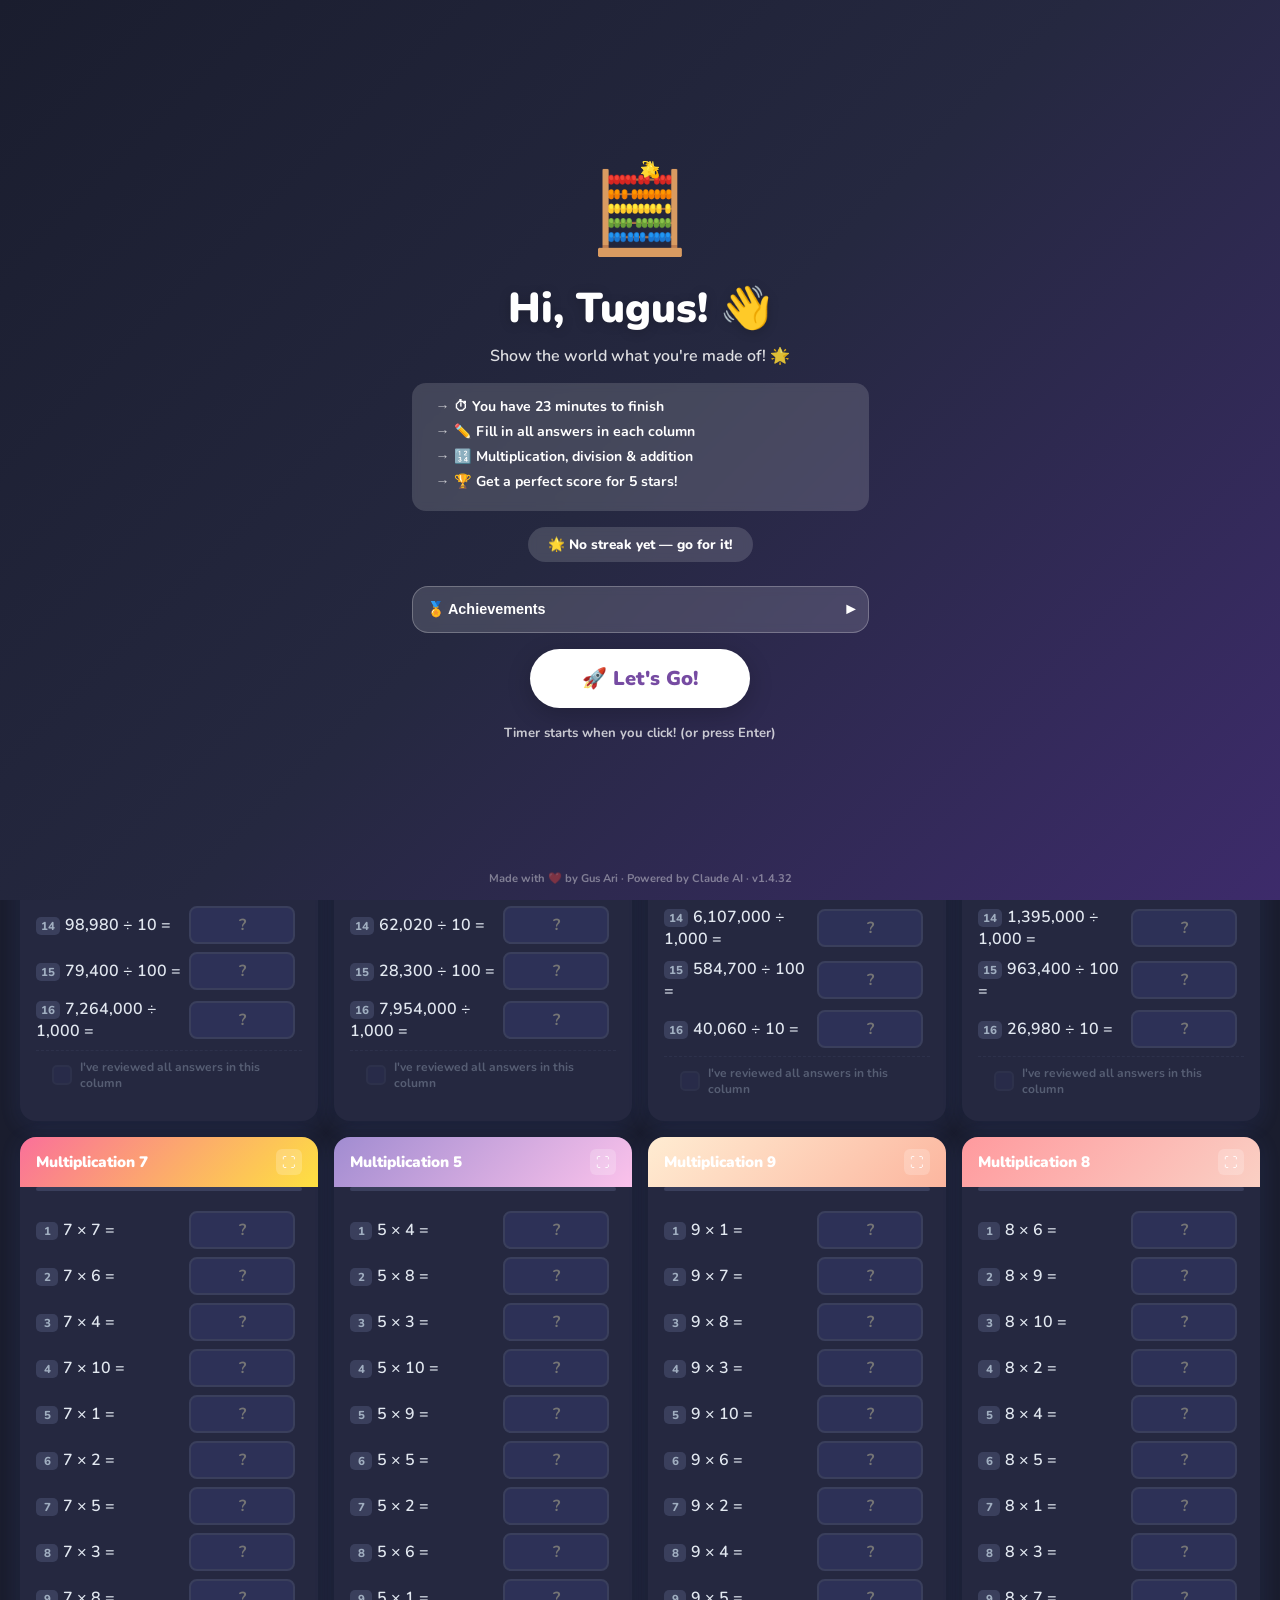
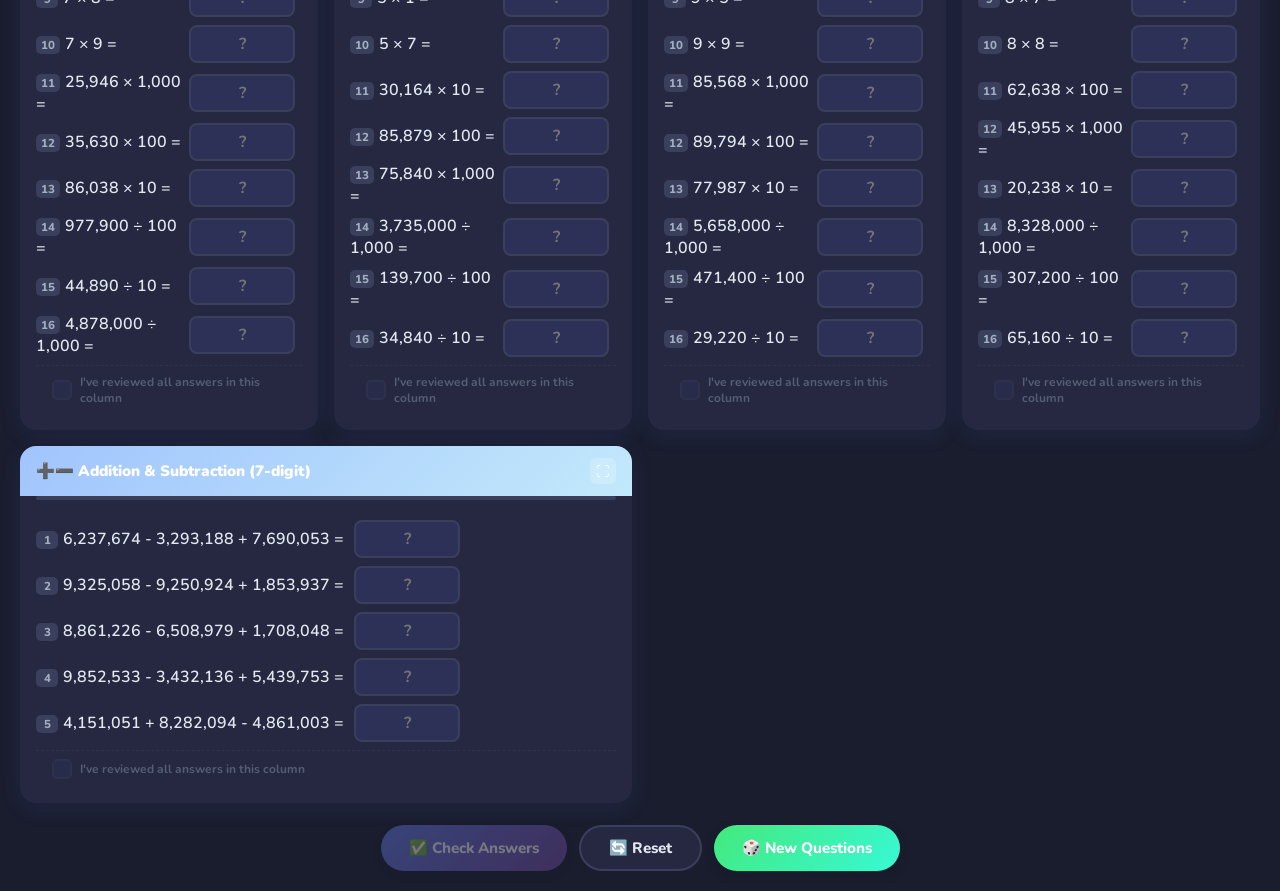
<file: index.html>
<!DOCTYPE html>
<html lang="en" data-theme="dark">
<head>
<meta charset="UTF-8">
<meta name="viewport" content="width=device-width, initial-scale=1.0, maximum-scale=1.0, user-scalable=no, viewport-fit=cover">
<title>Tugus's Math Practice</title>
<link rel="icon" href="data:image/svg+xml,<svg xmlns='http://www.w3.org/2000/svg' viewBox='0 0 100 100'><circle cx='50' cy='50' r='50' fill='%238b5cf6'/><text x='50' y='70' text-anchor='middle' font-size='65' font-family='sans-serif' fill='white'>&#xD7;</text></svg>">
<link rel="manifest" href="manifest.json">
<meta name="theme-color" content="#8b5cf6">
<link rel="apple-touch-icon" href="icons/apple-touch-icon.png">
<meta name="apple-mobile-web-app-capable" content="yes">
<meta name="apple-mobile-web-app-status-bar-style" content="black-translucent">
<meta name="apple-mobile-web-app-title" content="Math Practice">
<link href="https://fonts.googleapis.com/css2?family=Nunito:wght@400;600;700;800;900&display=swap" rel="stylesheet">
<link rel="stylesheet" href="style.css">
</head>
<body class="splash-active">

<canvas id="confetti"></canvas>
<div class="fpill" id="fpill"><span>⏱</span><div class="fpill-right"><span id="fpillTxt">23:00</span><div class="fpill-tp"><div class="fpill-tf" id="fpillTf" style="width:100%"></div></div></div></div>

<!-- ── Overlays ── -->
<div class="ov" id="tuOv">
  <div class="tu-box">
    <div style="font-size:3.5rem;margin-bottom:10px">⏰</div>
    <div class="tu-title">Time's Up!</div>
    <div class="tu-sub">Answers locked. Admin can still check via PIN.</div>
    <button class="tu-close" onclick="g('tuOv').classList.remove('on')">Got it!</button>
  </div>
</div>

<div class="ov" id="pinOv">
  <div class="pin-box">
    <div class="pin-title">🔒 Enter PIN</div>
    <div class="pin-sub">Enter your 4-digit PIN to continue</div>
    <input class="pin-inp" id="pinInp" type="password" maxlength="4" inputmode="numeric" placeholder="••••" autocomplete="off"/>
    <div class="pin-err" id="pinErr"></div>
    <button class="pin-btn" onclick="submitPin()">Confirm</button>
    <div><span class="pin-lnk" onclick="closePin()">Cancel</span></div>
  </div>
</div>

<div class="ov" id="wrongOv">
  <div class="wm">
    <div class="ipin-ov" id="ipinOv">
      <div class="ipin-box">
        <div class="ipin-title">🔒 Enter PIN to reveal answers</div>
        <input class="ipin-inp" id="ipinInp" type="password" maxlength="4" inputmode="numeric" placeholder="••••" autocomplete="off"/>
        <div class="ipin-err" id="ipinErr"></div>
        <div class="ipin-btns">
          <button class="ipin-no" onclick="closeIpin()">Cancel</button>
          <button class="ipin-ok" onclick="submitIpin()">Confirm</button>
        </div>
      </div>
    </div>
    <div class="wm-title">❌ <span id="wmTitle"></span></div>
    <div id="wmFail"></div>
    <div class="wm-tog" onclick="togCorrect()"><div class="tsw" id="tsw"></div><span id="tswLbl">Show correct answers</span></div>
    <div id="wmList"></div>
    <button class="wm-close" onclick="closeWrong()">Close</button>
  </div>
</div>

<div class="ov" id="cgOv">
  <div class="cg-box">
    <div class="cg-emoji">🎉🏆🎉</div>
    <div class="cg-title" id="cgTitle"></div>
    <div class="cg-sub" id="cgSub"></div>
    <div class="cg-stars" id="cgStars"></div>
    <div class="cg-score" id="cgScore"></div>
    <div class="cg-achievement" id="cgAchievement"></div>
    <div class="cg-streak" id="cgStreak"></div>
    <button class="cg-close" onclick="g('cgOv').classList.remove('on')">Awesome! ✨</button>
  </div>
</div>

<div class="ov" id="cfmOv">
  <div class="cfm-box">
    <div class="cfm-title" id="cfmTitle"></div>
    <div class="cfm-msg" id="cfmMsg"></div>
    <div class="cfm-btns">
      <button class="cfm-no" onclick="closeCfm()">Cancel</button>
      <button class="cfm-ok" id="cfmOk">Yes</button>
    </div>
  </div>
</div>

<!-- ── Focus Mode ── -->
<div class="focus-backdrop" id="focusBackdrop">
  <div class="focus-wrap">
    <div class="focus-card" id="focusCard">
      <div class="focus-header" id="focusHeader">
        <span id="focusTitle"></span>
        <button class="focus-close-btn" onclick="restoreInputsToGrid(focusIdx);closeFocus()">✕ Exit Focus</button>
      </div>
      <div class="focus-cpw"><div class="focus-cpf" id="focusCpf"></div></div>
      <div class="focus-timer" id="focusTimer">
        <span>⏱</span>
        <div>
          <div id="focusTdisp">23:00</div>
          <div class="focus-tp"><div class="focus-tf" id="focusTf" style="width:100%"></div></div>
        </div>
      </div>
      <div class="focus-body" id="focusBody"></div>
      <div class="focus-review" id="focusReview" tabindex="0">
        <div class="col-rev-box" id="focusRevBox"></div>
        <span class="col-rev-lbl" id="focusRevLbl">I've reviewed all answers in this column</span>
      </div>
    </div>
    <div class="focus-controls">
      <button class="focus-nav-btn" id="focusPrev" onclick="focusNav(-1)">← Prev</button>
      <div style="flex:1;text-align:center">
        <div class="focus-counter" id="focusCounter"></div>
        <div class="focus-dot-row" id="focusDots"></div>
      </div>
      <button class="focus-nav-btn" id="focusNext" onclick="focusNav(1)">Next →</button>
    </div>
    <div style="display:flex;align-items:center;justify-content:center;gap:10px;padding:8px 0 0">
      <div class="focus-fs-controls">
        <button class="focus-fs-btn" onclick="adjFocusFs(-1)">−</button>
        <span class="focus-fs-lbl" id="focusFsLbl">1.25×</span>
        <button class="focus-fs-btn" onclick="adjFocusFs(1)">+</button>
      </div>
      <span style="font-size:.72rem;color:var(--sub);font-weight:700">font size</span>
    </div>
  </div>
</div>

<!-- ── Admin ── -->
<div class="ov" id="admOv">
  <div class="adm">
    <div class="adm-hdr">
      <div><h2>⚙️ Admin Settings</h2><small>Saved to localStorage</small></div>
      <button class="adm-x" onclick="closeAdm()">✕</button>
    </div>
    <div class="adm-body">
      <div class="adm-sec"><div class="adm-sec-ttl">👤 Student</div>
        <div class="adm-row"><label>Student name<span class="hint">Greeting & results</span></label><input class="adm-inp" id="as-name" type="text" maxlength="20"/></div>
        <label style="font-size:.85rem;font-weight:700;color:var(--text)">Welcome message<span class="hint" style="display:inline;margin-left:6px">Empty = random</span></label>
        <input class="adm-inp full" id="as-welcome" type="text" maxlength="60"/>
      </div>
      <div class="adm-sec"><div class="adm-sec-ttl">⏱ Timer</div>
        <div class="adm-row"><label>Duration (minutes)<span class="hint">1–60</span></label><input class="adm-inp" id="as-timer" type="number" min="1" max="60"/></div>
        <div class="adm-tog-row"><label>Floating timer<span class="hint" style="display:inline;margin-left:6px">Stays visible while scrolling</span></label><div class="asw" id="as-float" onclick="this.classList.toggle('on')"></div></div>
      </div>
      <div class="adm-sec"><div class="adm-sec-ttl">📝 Questions</div>
        <div class="adm-row"><label>Addition &amp; Subtraction<span class="hint">Per session (1–10)</span></label><input class="adm-inp" id="as-pm" type="number" min="1" max="10"/></div>
        <div class="adm-row"><label>Number of digits (±)<span class="hint">Digits per number in ± soal</span></label>
          <select class="adm-sel" id="as-digits">
            <option value="4">4 digits (e.g. 1,234)</option>
            <option value="5">5 digits (e.g. 12,345)</option>
            <option value="6">6 digits (e.g. 123,456)</option>
            <option value="7">7 digits (e.g. 1,234,567)</option>
            <option value="8">8 digits (e.g. 12,345,678)</option>
            <option value="9">9 digits (e.g. 123,456,789)</option>
          </select>
        </div>
        <div class="adm-row"><label>Large mult/col<span class="hint">×10/100/1000 (1–3)</span></label><input class="adm-inp" id="as-bm" type="number" min="1" max="3"/></div>
        <div class="adm-row"><label>Large div/col<span class="hint">÷10/100/1000 (1–3)</span></label><input class="adm-inp" id="as-bd" type="number" min="1" max="3"/></div>
      </div>
      <div class="adm-sec"><div class="adm-sec-ttl">🏆 Scoring</div>
        <div class="adm-row"><label>Max mistakes to pass<span class="hint">≤ this = congrats</span></label><input class="adm-inp" id="as-pass" type="number" min="0" max="20"/></div>
        <div class="adm-row"><label>Min mistakes for FAILED<span class="hint">≥ this = failed</span></label><input class="adm-inp" id="as-fail" type="number" min="1" max="30"/></div>
        <div class="adm-row"><label>Failed streak limit<span class="hint">Cooldown starts at this number</span></label><input class="adm-inp" id="as-failstreaklimit" type="number" min="1" max="20"/></div>
        <div class="adm-row"><label>Cooldown (days)<span class="hint">Real-time lock duration</span></label><input class="adm-inp" id="as-cooldowndays" type="number" min="1" max="30"/></div>
        <div id="admCooldownMeta" style="margin-top:10px;padding:10px 12px;border-radius:10px;background:var(--card2);font-size:.8rem;font-weight:700;color:var(--sub);line-height:1.5"></div>
        <button class="test-btn" id="admResetCd" onclick="resetCooldown()" style="margin-top:8px;background:linear-gradient(135deg,#f093fb,#f5576c);color:#fff;border:none;width:100%;display:none">🔄 Reset Cooldown</button>
        <label style="font-size:.85rem;font-weight:700;color:var(--text)">Custom pass message<span class="hint" style="display:inline;margin-left:6px">Added to pool of 10</span></label>
        <input class="adm-inp full" id="as-passmsg" type="text" maxlength="80" placeholder="Leave empty for default"/>
        <label style="font-size:.85rem;font-weight:700;color:var(--text);margin-top:10px;display:block">Custom fail message<span class="hint" style="display:inline;margin-left:6px">Added to pool of 10</span></label>
        <input class="adm-inp full" id="as-failmsg" type="text" maxlength="80" placeholder="Leave empty for default"/>
      </div>
      <div class="adm-sec"><div class="adm-sec-ttl">🔍 Focus Mode</div>
        <div class="adm-tog-row"><label>Countdown timer in focus mode<span class="hint" style="display:inline;margin-left:6px">Show or hide the timer while focusing</span></label><div class="asw" id="as-focustimer" onclick="this.classList.toggle('on')"></div></div>
        <div class="adm-tog-row"><label>Auto-skip reviewed cards<span class="hint" style="display:inline;margin-left:6px">→ jumps to next unreviewed</span></label><div class="asw" id="as-focusskip" onclick="this.classList.toggle('on')"></div></div>
        <div class="adm-tog-row"><label>Arrow key Next/Prev<span class="hint" style="display:inline;margin-left:6px">Use ← and → to navigate cards</span></label><div class="asw" id="as-focusarrows" onclick="this.classList.toggle('on')"></div></div>
      </div>
      <div class="adm-sec"><div class="adm-sec-ttl">🎨 Appearance</div>
        <div class="adm-row">
          <label>Theme<span class="hint">Color scheme for the app</span></label>
          <select class="adm-sel" id="as-theme">
            <option value="dark">🌙 Dark</option>
            <option value="dark-blue">🌊 Dark Blue</option>
            <option value="dark-green">🌿 Dark Green</option>
            <option value="dark-purple">🔮 Dark Purple</option>
            <option value="dark-red">🔴 Dark Red</option>
            <option value="dark-orange">🟠 Dark Orange</option>
            <option value="dark-yellow">🌕 Dark Yellow</option>
            <option value="dark-pink">🌸 Dark Pink</option>
            <option value="dark-cyan">🩵 Dark Cyan</option>
            <option value="light">☀️ Light</option>
          </select>
        </div>
        <div class="adm-row"><label>Splash animation<span class="hint">Random = new every reload</span></label>
          <select class="adm-sel" id="as-anim">
            <option value="-1">🎲 Random</option>
            <option value="0">🌟 Emoji Rain</option>
            <option value="1">🫧 Bubbles</option>
            <option value="2">💫 Star Burst</option>
            <option value="3">🐱 Animals</option>
            <option value="4">🎊 Confetti</option>
            <option value="5">🔢 Numbers</option>
            <option value="6">🍎 Fruits</option>
          </select>
        </div>
        <div class="adm-row"><label>PIN code<span class="hint">4 digits</span></label><input class="adm-inp" id="as-pin" type="password" maxlength="4" inputmode="numeric" placeholder="••••"/></div>
      </div>
      <div class="adm-sec"><div class="adm-sec-ttl">🔊 Sound &amp; Speech</div>
        <div class="adm-tog-row"><label>Sound effects<span class="hint" style="display:inline;margin-left:6px">Typing, correct, wrong…</span></label><div class="asw" id="as-sound" onclick="this.classList.toggle('on')"></div></div>
        <div class="adm-tog-row"><label>Text to Speech (TTS)<span class="hint" style="display:inline;margin-left:6px">Speak results when checked (Perfect, Pass, or Fail)</span></label><div class="asw" id="as-tts" onclick="this.classList.toggle('on')"></div></div>
      </div>
      <div class="adm-sec"><div class="adm-sec-ttl">🧪 Dev Tools</div>
        <div style="display:grid;grid-template-columns:1fr 1fr;gap:8px;margin-bottom:10px">
          <button class="test-btn" onclick="closeAdm();testFill('all-correct')">✅ Fill All Correct</button>
          <button class="test-btn" onclick="closeAdm();testFill('all-wrong')">❌ Fill All Wrong</button>
          <button class="test-btn" onclick="closeAdm();testFill('one-wrong')">1️⃣ One Wrong</button>
          <button class="test-btn" onclick="closeAdm();testFill('two-wrong')">2️⃣ Two Wrong</button>
          <button class="test-btn" onclick="closeAdm();testFill('half-wrong')">🔀 Half Wrong</button>
          <button class="test-btn" onclick="closeAdm();testFill('empty')">🗑️ Clear All</button>
        </div>
        <div style="font-size:.78rem;color:var(--sub);font-weight:600;background:var(--card2);border-radius:8px;padding:8px 12px">⚠️ Fill actions are logged in the cheat counter.</div>
      </div>
    </div>
    <div class="adm-foot" id="admFoot">
      <button class="adm-cancel" onclick="closeAdm()">Cancel</button>
      <button class="adm-save" onclick="saveAdm()">💾 Save Settings</button>
    </div>
    <div class="adm-toast" id="admToast"></div>
  </div>
</div>

<!-- ── Splash ── -->
<div class="ready-ov" id="readyOv">
  <div class="ready-box">
    <div class="ready-emoji-wrap">
      <span class="sparkle">✨</span><span class="sparkle">⭐</span><span class="sparkle">💫</span>
      <span style="font-size:5rem;animation:float 2.5s ease-in-out infinite;display:block">🧮</span>
    </div>
    <div class="ready-title" id="readyTitle">Hi, Tugus! 👋</div>
    <div class="ready-sub" id="readySub">Are you ready?</div>
    <ul class="ready-rules" id="readyRules">
      <li id="ruleTimer">⏱ You have <strong>23 minutes</strong> to finish</li>
      <li>✏️ Fill in all answers in each column</li>
      <li>🔢 Multiplication, division &amp; addition</li>
      <li>🏆 Get a perfect score for 5 stars!</li>
    </ul>
    <div class="ready-streak" id="readyStreak"></div>
    <div class="ready-ach-wrap collapsed" id="readyAchWrap">
      <button class="ready-ach-head" id="readyAchHead" onclick="toggleSplashAchievements()" aria-expanded="false">
        <span class="ready-ach-title">🏅 Achievements</span>
        <span class="ready-ach-chevron" id="readyAchChevron">▾</span>
      </button>
      <div class="ready-ach-body" id="readyAchBody">
        <div class="ready-ach-next" id="readyAchNext"></div>
        <div class="ready-ach-grid" id="readyAchGrid"></div>
        <div class="ready-ach-last" id="readyAchLast"></div>
      </div>
    </div>
    <div class="ready-streak" id="readyCooldown" style="display:none"></div>
    <div style="margin-top:4px">
      <button id="readyStartBtn" onclick="startTest()" style="background:#fff;color:#764ba2;border:none;border-radius:50px;padding:16px 52px;font-size:1.25rem;font-family:'Nunito',sans-serif;font-weight:900;cursor:pointer;box-shadow:0 6px 24px rgba(0,0,0,.2);animation:btnPulse 1.8s infinite">🚀 Let's Go!</button>
    </div>
    <div class="ready-timer-txt" id="readyTimerTxt">Timer starts when you click! (or press Enter)</div>
  </div>
  <div class="ready-version" id="readyVersion">Made with ❤️ by Gus Ari · Powered by Claude AI</div>
</div>

<!-- ── Main UI ── -->
<div class="hdr">
  <h1 id="mainTitle">📐 Tugus's Math Practice</h1>
  <p class="sub">Press <strong>Alt+Enter</strong> to check · <strong>Alt+F</strong> to focus first card</p>
  <div class="theme-wrap">
    <select class="theme-sel" id="themeDropdown" onchange="onThemeChange(this.value)">
      <option value="dark">🌙 Dark</option>
      <option value="dark-blue">🌊 Dark Blue</option>
      <option value="dark-green">🌿 Dark Green</option>
      <option value="dark-purple">🔮 Dark Purple</option>
      <option value="dark-red">🔴 Dark Red</option>
      <option value="dark-orange">🟠 Dark Orange</option>
      <option value="dark-yellow">🌕 Dark Yellow</option>
      <option value="dark-pink">🌸 Dark Pink</option>
      <option value="dark-cyan">🩵 Dark Cyan</option>
      <option value="light">☀️ Light</option>
    </select>
  </div>
</div>

</div>
<div class="stars-row">
  <span class="star" id="s1">⭐</span><span class="star" id="s2">⭐</span>
  <span class="star" id="s3">⭐</span><span class="star" id="s4">⭐</span><span class="star" id="s5">⭐</span>
</div>
<div id="headerStreak" class="ready-cd" style="display:none;margin:10px auto;max-width:600px;font-size:.85rem;padding:8px 16px;text-align:center"></div>
<div class="result-badge" id="resultBadge"><div class="result-badge-inner"><span class="rb-score" id="rbScore"></span></div></div>
<div class="result-badge" id="attemptBadge" style="display:none">
  <div class="result-badge-inner"><span class="rb-score" id="attemptTxt"></span></div>
</div>
<div class="streak-bar" id="streakBar"></div>
<div class="timer-bar">
  <div class="timer-box" id="tbox">
    <span>⏱</span>
    <div><div id="tdisp">23:00</div><div class="tp"><div class="tf" id="tf" style="width:100%"></div></div></div>
  </div>
</div>

<div class="grid" id="grid"></div>
<div class="btn-row">
  <button class="abtn bchk" id="btnCheck" disabled>✅ Check Answers</button>
  <button class="abtn brst" id="btnReset">🔄 Reset</button>
  <button class="abtn bnew" id="btnNew">🎲 New Questions</button>
</div>
<div class="chk-ctr" id="chkCtr"></div>
<div class="rev-prog" id="revProg"></div>
<div class="cheat-badge" id="cheatBadge"></div>
<button class="scroll-up" onclick="window.scrollTo({top:0,behavior:'smooth'});">↑</button>

<!-- ── Scripts (urutan penting!) ── -->
<script src="js/updates.js"></script>
<script src="js/config.js"></script>
<script src="js/sfx.js"></script>
<script src="js/quiz.js"></script>
<script src="js/focus.js"></script>
<script src="js/admin.js"></script>
<script src="js/main.js"></script>
<script>
if ('serviceWorker' in navigator) {
  window.addEventListener('load', function() {
    navigator.serviceWorker.register('./sw.js')
      .then(function(r) { console.log('[SW] scope:', r.scope); })
      .catch(function(e) { console.warn('[SW] failed:', e); });
  });
}
</script>

</body>
</html>
</file>
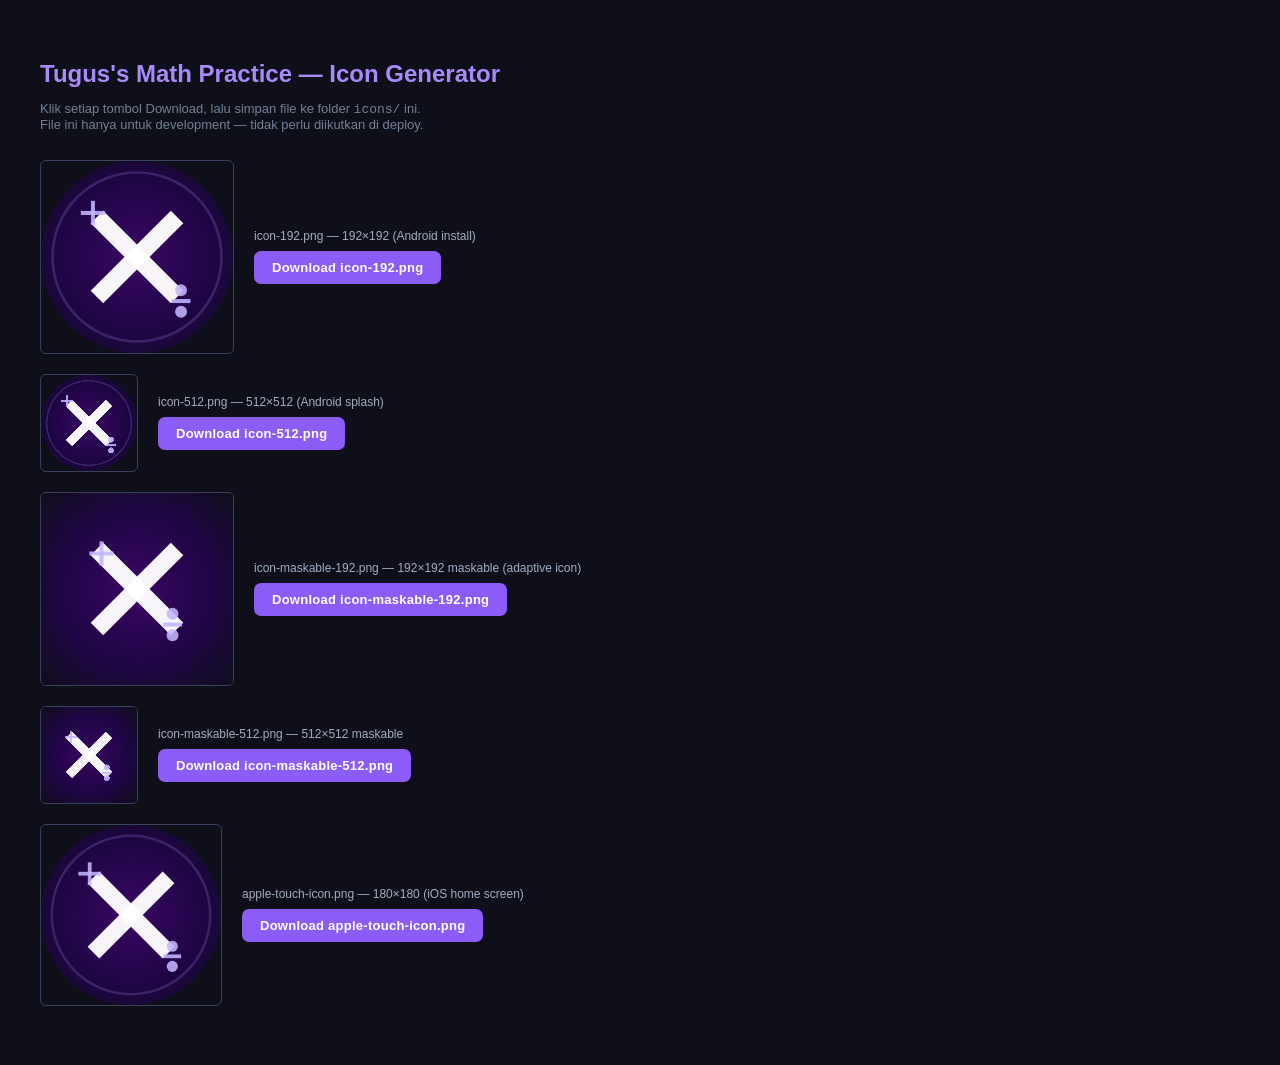
<file: icons/generate-icons.html>
<!DOCTYPE html>
<html>
<head>
<meta charset="UTF-8">
<title>Generate Math Practice Icons</title>
<style>
  body { font-family: sans-serif; background: #0f0f1a; color: #e2e8f0; padding: 32px; }
  h2 { color: #a78bfa; margin-bottom: 4px; }
  p { color: #718096; font-size: 13px; margin-bottom: 28px; }
  .row { display: flex; align-items: center; gap: 20px; margin-bottom: 20px; }
  canvas { border: 1px solid #3a3f5c; border-radius: 6px; flex-shrink: 0; }
  button {
    background: #8b5cf6; color: #fff; border: none;
    padding: 9px 18px; border-radius: 7px; cursor: pointer;
    font-size: 13px; font-weight: 700; letter-spacing: .02em;
  }
  button:hover { background: #7c3aed; }
  .label { font-size: 12px; color: #a0aec0; margin-bottom: 8px; }
  .done { color: #68d391; font-size: 12px; margin-left: 8px; display: none; }
</style>
</head>
<body>
<h2>Tugus's Math Practice — Icon Generator</h2>
<p>
  Klik setiap tombol Download, lalu simpan file ke folder <code>icons/</code> ini.<br>
  File ini hanya untuk development — tidak perlu diikutkan di deploy.
</p>

<div class="row">
  <canvas id="c192" width="192" height="192"></canvas>
  <div>
    <div class="label">icon-192.png &mdash; 192&times;192 (Android install)</div>
    <button onclick="dl('c192','icon-192.png',this)">Download icon-192.png</button>
    <span class="done">&#10003; Saved</span>
  </div>
</div>

<div class="row">
  <canvas id="c512" width="512" height="512" style="width:96px;height:96px"></canvas>
  <div>
    <div class="label">icon-512.png &mdash; 512&times;512 (Android splash)</div>
    <button onclick="dl('c512','icon-512.png',this)">Download icon-512.png</button>
    <span class="done">&#10003; Saved</span>
  </div>
</div>

<div class="row">
  <canvas id="cm192" width="192" height="192"></canvas>
  <div>
    <div class="label">icon-maskable-192.png &mdash; 192&times;192 maskable (adaptive icon)</div>
    <button onclick="dl('cm192','icon-maskable-192.png',this)">Download icon-maskable-192.png</button>
    <span class="done">&#10003; Saved</span>
  </div>
</div>

<div class="row">
  <canvas id="cm512" width="512" height="512" style="width:96px;height:96px"></canvas>
  <div>
    <div class="label">icon-maskable-512.png &mdash; 512&times;512 maskable</div>
    <button onclick="dl('cm512','icon-maskable-512.png',this)">Download icon-maskable-512.png</button>
    <span class="done">&#10003; Saved</span>
  </div>
</div>

<div class="row">
  <canvas id="capple" width="180" height="180"></canvas>
  <div>
    <div class="label">apple-touch-icon.png &mdash; 180&times;180 (iOS home screen)</div>
    <button onclick="dl('capple','apple-touch-icon.png',this)">Download apple-touch-icon.png</button>
    <span class="done">&#10003; Saved</span>
  </div>
</div>

<script>
function drawIcon(canvas, maskable) {
  var S = canvas.width;
  var ctx = canvas.getContext('2d');
  var cx = S / 2, cy = S / 2;

  // ── Background ──────────────────────────────────────────────
  var grad = ctx.createRadialGradient(cx, cy, 0, cx, cy, S * 0.72);
  grad.addColorStop(0, '#3b0764');
  grad.addColorStop(0.55, '#1e0545');
  grad.addColorStop(1, '#0f0f1a');

  if (maskable) {
    ctx.fillStyle = grad;
    ctx.fillRect(0, 0, S, S);
  } else {
    ctx.clearRect(0, 0, S, S);
    ctx.fillStyle = grad;
    ctx.beginPath();
    ctx.arc(cx, cy, S / 2, 0, Math.PI * 2);
    ctx.fill();
  }

  // ── Subtle ring (standard only) ──────────────────────────────
  if (!maskable) {
    ctx.strokeStyle = 'rgba(167,139,250,0.22)';
    ctx.lineWidth = S * 0.014;
    ctx.beginPath();
    ctx.arc(cx, cy, S * 0.44, 0, Math.PI * 2);
    ctx.stroke();
  }

  // ── Primary symbol: × (two crossed rectangles at 45°) ───────
  var armLen = S * 0.295;
  var armW   = S * 0.092;
  ctx.save();
  ctx.translate(cx, cy);
  ctx.rotate(Math.PI / 4);
  ctx.fillStyle = '#ffffff';
  ctx.globalAlpha = 0.96;
  ctx.beginPath(); ctx.rect(-armLen, -armW/2, armLen*2, armW); ctx.fill();
  ctx.beginPath(); ctx.rect(-armW/2, -armLen, armW, armLen*2); ctx.fill();
  ctx.restore();
  ctx.globalAlpha = 1;

  // ── Accent scale (constrained for maskable safe zone) ───────
  var asc = maskable ? 0.50 : 0.62;
  var off = S * asc * 0.37;

  // ÷  bottom-right
  ctx.save();
  ctx.translate(cx + off, cy + off);
  var dotR = S * 0.031, barW = S * 0.098, barH = S * 0.021, dg = S * 0.056;
  ctx.fillStyle = '#c4b5fd';
  ctx.globalAlpha = 0.88;
  ctx.beginPath(); ctx.arc(0, -dg, dotR, 0, Math.PI*2); ctx.fill();
  ctx.beginPath(); ctx.rect(-barW/2, -barH/2, barW, barH); ctx.fill();
  ctx.beginPath(); ctx.arc(0,  dg, dotR, 0, Math.PI*2); ctx.fill();
  ctx.restore();
  ctx.globalAlpha = 1;

  // +  top-left
  ctx.save();
  ctx.translate(cx - off, cy - off);
  var pa = S * 0.063, pw = S * 0.021;
  ctx.fillStyle = '#c4b5fd';
  ctx.globalAlpha = 0.88;
  ctx.beginPath(); ctx.rect(-pa, -pw/2, pa*2, pw); ctx.fill();
  ctx.beginPath(); ctx.rect(-pw/2, -pa, pw, pa*2); ctx.fill();
  ctx.restore();
  ctx.globalAlpha = 1;
}

function dl(id, filename, btn) {
  var a = document.createElement('a');
  a.download = filename;
  a.href = document.getElementById(id).toDataURL('image/png');
  a.click();
  var done = btn.nextElementSibling;
  done.style.display = 'inline';
}

// Render all icons on load
drawIcon(document.getElementById('c192'),   false);
drawIcon(document.getElementById('c512'),   false);
drawIcon(document.getElementById('cm192'),  true);
drawIcon(document.getElementById('cm512'),  true);
drawIcon(document.getElementById('capple'), false);
</script>
</body>
</html>
</file>
<file: style.css>
/* ── Base tokens ── */
:root{
  --bg:#f0f4ff;--card:#fff;--card2:#f8f9ff;--text:#2d3748;--sub:#718096;
  --border:#e2e8f0;--inp:#f7fafc;--sh:0 2px 10px rgba(0,0,0,.08);
  --shlg:0 8px 32px rgba(0,0,0,.14);--pri:#667eea;--grn:#48bb78;
  --org:#ed8936;--red:#e53e3e;--tpbg:#e2e8f0;--fs:16px
}
/* ── Themes ── */
[data-theme="dark"]{--bg:#1a1d2e;--card:#252840;--card2:#1e2035;--text:#e2e8f0;--sub:#a0aec0;--border:#3a3f5c;--inp:#2d3157;--sh:0 2px 10px rgba(0,0,0,.3);--shlg:0 8px 32px rgba(0,0,0,.4);--tpbg:#3a3f5c;--pri:#a78bfa}
[data-theme="dark-blue"]{--bg:#0d1b2e;--card:#162032;--card2:#111828;--text:#bee3f8;--sub:#63b3ed;--border:#2c4a6e;--inp:#1a2e44;--sh:0 2px 10px rgba(0,0,0,.4);--shlg:0 8px 32px rgba(0,0,0,.5);--pri:#63b3ed;--grn:#68d391;--org:#f6ad55;--red:#fc8181;--tpbg:#2c4a6e}
[data-theme="dark-green"]{--bg:#0d1f16;--card:#122018;--card2:#0e1a12;--text:#9ae6b4;--sub:#68d391;--border:#1e4a2e;--inp:#162a1e;--sh:0 2px 10px rgba(0,0,0,.4);--shlg:0 8px 32px rgba(0,0,0,.5);--pri:#68d391;--grn:#48bb78;--org:#f6ad55;--red:#fc8181;--tpbg:#1e4a2e}
[data-theme="dark-purple"]{--bg:#120d1f;--card:#1c1430;--card2:#160f28;--text:#d6bcfa;--sub:#b794f4;--border:#3d2a6e;--inp:#231848;--sh:0 2px 10px rgba(0,0,0,.4);--shlg:0 8px 32px rgba(0,0,0,.5);--pri:#b794f4;--grn:#68d391;--org:#f6ad55;--red:#fc8181;--tpbg:#3d2a6e}
[data-theme="dark-red"]{--bg:#1f0d0d;--card:#301414;--card2:#280f0f;--text:#fed7d7;--sub:#fc8181;--border:#6e2a2a;--inp:#3d1818;--sh:0 2px 10px rgba(0,0,0,.4);--shlg:0 8px 32px rgba(0,0,0,.5);--pri:#fc8181;--grn:#68d391;--org:#f6ad55;--red:#fc8181;--tpbg:#6e2a2e}
[data-theme="dark-orange"]{--bg:#1f1508;--card:#2e1e0a;--card2:#261808;--text:#fbd38d;--sub:#f6ad55;--border:#6e4a1a;--inp:#3d2a0e;--sh:0 2px 10px rgba(0,0,0,.4);--shlg:0 8px 32px rgba(0,0,0,.5);--pri:#f6ad55;--grn:#68d391;--org:#ed8936;--red:#fc8181;--tpbg:#6e4a1a}
[data-theme="dark-yellow"]{--bg:#1a1800;--card:#282500;--card2:#201e00;--text:#fefcbf;--sub:#ecc94b;--border:#5a5200;--inp:#343000;--sh:0 2px 10px rgba(0,0,0,.4);--shlg:0 8px 32px rgba(0,0,0,.5);--pri:#ecc94b;--grn:#68d391;--org:#f6ad55;--red:#fc8181;--tpbg:#5a5200}
[data-theme="dark-pink"]{--bg:#1f0d18;--card:#30142a;--card2:#280f22;--text:#fbb6ce;--sub:#f687b3;--border:#6e2a5a;--inp:#3d1830;--sh:0 2px 10px rgba(0,0,0,.4);--shlg:0 8px 32px rgba(0,0,0,.5);--pri:#f687b3;--grn:#68d391;--org:#f6ad55;--red:#fc8181;--tpbg:#6e2a5a}
[data-theme="dark-cyan"]{--bg:#081f1f;--card:#0e2e2e;--card2:#0a2626;--text:#b2f5ea;--sub:#4fd1c5;--border:#1a5a5a;--inp:#123838;--sh:0 2px 10px rgba(0,0,0,.4);--shlg:0 8px 32px rgba(0,0,0,.5);--pri:#4fd1c5;--grn:#68d391;--org:#f6ad55;--red:#fc8181;--tpbg:#1a5a5a}

html {
  touch-action: manipulation;
}
*{box-sizing:border-box;margin:0;padding:0}
body{font-family:'Nunito',sans-serif;background:var(--bg);color:var(--text);padding:20px;min-height:100vh;transition:background .3s,color .3s}
body.splash-active{overflow:hidden!important}

/* ── Header ── */
.hdr{text-align:center;margin-bottom:16px;position:relative}
h1{font-size:2rem;font-weight:900;color:var(--pri);margin-bottom:4px}
.sub{color:var(--sub);font-size:.88rem}
.theme-wrap{position:absolute;top:0;right:0}
.theme-sel{background:var(--card);border:2px solid var(--border);border-radius:50px;padding:6px 14px 6px 14px;cursor:pointer;font-size:.82rem;font-weight:700;color:var(--text);box-shadow:var(--sh);outline:none;font-family:'Nunito',sans-serif;appearance:none;-webkit-appearance:none;padding-right:28px}
.theme-wrap::after{content:'▾';position:absolute;right:12px;top:50%;transform:translateY(-50%);pointer-events:none;font-size:.8rem;color:var(--sub)}

/* ── Stars ── */
.stars-row{display:flex;justify-content:center;gap:6px;margin-bottom:8px;font-size:1.6rem}
.star{opacity:.2;transition:opacity .4s,transform .4s}.star.lit{opacity:1;transform:scale(1.2)}

/* ── Result badge ── */
.result-badge{display:none;text-align:center;margin-bottom:8px}
.result-badge-inner{display:inline-flex;align-items:center;gap:8px;background:var(--card);border-radius:50px;padding:7px 20px;box-shadow:var(--sh);font-weight:800;font-size:.95rem;color:var(--text);border:2px solid var(--border)}
.rb-score{color:var(--pri)}
#attemptBadge{margin-bottom:14px}
#attemptBadge .result-badge-inner{
  padding:12px 26px;
  font-size:1.06rem;
  font-weight:900;
  background:linear-gradient(135deg,#fff8d6,#ffe08a);
  border:2px solid #f6ad55;
  box-shadow:0 10px 26px rgba(246,173,85,.35),0 2px 10px rgba(0,0,0,.08);
}
[data-theme^="dark"] #attemptBadge .result-badge-inner{
  background:linear-gradient(135deg,rgba(250,180,70,.2),rgba(245,101,101,.22));
  border-color:#f6ad55;
  box-shadow:0 10px 26px rgba(246,173,85,.32),0 2px 10px rgba(0,0,0,.35);
}
#attemptBadge.show-up .result-badge-inner{
  animation:achPop .62s cubic-bezier(.175,.885,.32,1.275);
}
#attemptBadge.show-up .rb-score{
  animation:achFlash 1s ease;
}

/* ── Streak ── */
.streak-bar{text-align:center;margin-bottom:14px;font-size:.85rem;font-weight:700;color:var(--sub);display:none}
.streak-count{color:#f6ad55;font-size:1.1rem}

/* ── Timer ── */
.timer-bar{display:flex;justify-content:center;margin-bottom:16px}
.timer-box{display:flex;align-items:center;gap:12px;background:var(--card);border-radius:16px;padding:12px 28px;box-shadow:var(--sh);font-size:1.6rem;font-weight:900;color:var(--text)}
.timer-box.warning{color:var(--org)}.timer-box.danger{color:var(--red);animation:pulse 1s infinite}
.tp{width:220px;height:8px;background:var(--tpbg);border-radius:999px;overflow:hidden}
.tf{height:100%;background:var(--pri);border-radius:999px;transition:width 1s linear}
.timer-box.warning .tf{background:var(--org)}.timer-box.danger .tf{background:var(--red)}

/* ── Float pill ── */
.fpill{display:none;position:fixed;top:14px;left:50%;transform:translateX(-50%);z-index:900;background:var(--card);border:2px solid var(--border);border-radius:50px;padding:7px 22px;box-shadow:0 4px 20px rgba(0,0,0,.25);font-size:1.2rem;font-weight:900;color:var(--text);align-items:center;gap:10px;min-width:220px}
.fpill.show{display:flex}.fpill.warning{color:var(--org)}.fpill.danger{color:var(--red);animation:pulse 1s infinite}
.fpill-right{display:flex;flex-direction:column;gap:3px;flex:1}
.fpill-tp{width:100%;height:6px;background:var(--tpbg);border-radius:999px;overflow:hidden}
.fpill-tf{height:100%;background:var(--pri);border-radius:999px;transition:width 1s linear}
.fpill.warning .fpill-tf{background:var(--org)}.fpill.danger .fpill-tf{background:var(--red)}

/* ── Grid ── */
.grid{display:grid;grid-template-columns:repeat(auto-fill,minmax(280px,1fr));gap:16px;max-width:1400px;margin:0 auto}
.col-card{background:var(--card);border-radius:16px;box-shadow:var(--sh);overflow:hidden;position:relative;transition:box-shadow .3s,opacity .4s,filter .4s}
.col-card.wide{grid-column:span 2}
.col-card.reviewed{box-shadow:0 0 0 3px var(--grn),var(--sh);opacity:.45;filter:grayscale(40%)}
.col-card:not(.reviewed){box-shadow:0 4px 20px rgba(102,126,234,.18),var(--sh)}
.col-done-overlay{display:none;position:absolute;inset:0;pointer-events:none;z-index:4;border-radius:16px;overflow:hidden}
.col-card.reviewed .col-done-overlay{display:block}
.col-done-overlay::before{content:'';position:absolute;inset:-100%;background:repeating-linear-gradient(45deg,rgba(72,187,120,.07) 0px,rgba(72,187,120,.07) 10px,transparent 10px,transparent 20px)}
.col-reviewed-badge{display:none;position:absolute;top:10px;right:40px;background:var(--grn);color:#fff;border-radius:50px;padding:3px 10px;font-size:.72rem;font-weight:900;z-index:5;animation:popIn .3s ease}
.col-card.reviewed .col-reviewed-badge{display:block}
.col-header{padding:12px 16px;font-weight:900;font-size:.95rem;color:#fff;display:flex;align-items:center;justify-content:space-between}
.col-header-title{flex:1}
.col-focus-btn{background:rgba(255,255,255,.2);border:none;color:#fff;border-radius:6px;width:26px;height:26px;font-size:.85rem;cursor:pointer;display:flex;align-items:center;justify-content:center;flex-shrink:0;transition:background .2s}
.col-focus-btn:hover{background:rgba(255,255,255,.35)}
.cpw{height:4px;background:var(--border);margin:0 16px 8px;border-radius:999px;overflow:hidden}
.cpf{height:100%;background:var(--grn);border-radius:999px;width:0%;transition:width .4s}
.col-body{padding:12px 16px}
.qr{display:flex;align-items:center;gap:8px;margin-bottom:8px}
.ql{font-size:var(--fs);color:var(--text);min-width:145px;font-weight:600}
.ql.wl{min-width:310px}
.qn{display:inline-block;min-width:22px;background:var(--border);border-radius:5px;text-align:center;font-size:.72rem;font-weight:800;color:var(--sub);padding:1px 5px;margin-right:5px}
.qi{width:106px;padding:6px 8px;border:2px solid var(--border);border-radius:8px;font-size:var(--fs);font-family:'Nunito',sans-serif;font-weight:700;text-align:center;outline:none;background:var(--inp);color:var(--text);transition:border .2s,transform .15s}
.qi:focus{border-color:var(--pri);transform:scale(1.04)}
.qi.correct{border-color:var(--grn);background:#f0fff4;color:#276749}
.qi.wrong{border-color:var(--red);background:#fff5f5;color:#9b2c2c}
[data-theme="dark"] .qi.correct,[data-theme="dark-blue"] .qi.correct,[data-theme="dark-green"] .qi.correct,
[data-theme="dark-purple"] .qi.correct,[data-theme="dark-red"] .qi.correct,[data-theme="dark-orange"] .qi.correct,
[data-theme="dark-yellow"] .qi.correct,[data-theme="dark-pink"] .qi.correct,[data-theme="dark-cyan"] .qi.correct{background:#1c3a2a;color:#9ae6b4}
[data-theme="dark"] .qi.wrong,[data-theme="dark-blue"] .qi.wrong,[data-theme="dark-green"] .qi.wrong,
[data-theme="dark-purple"] .qi.wrong,[data-theme="dark-red"] .qi.wrong,[data-theme="dark-orange"] .qi.wrong,
[data-theme="dark-yellow"] .qi.wrong,[data-theme="dark-pink"] .qi.wrong,[data-theme="dark-cyan"] .qi.wrong{background:#3b1c1c;color:#fc8181}
.ci{font-size:1rem;min-width:20px}

/* ── Card colors ── */
.c0 .col-header{background:linear-gradient(135deg,#667eea,#764ba2)}.c1 .col-header{background:linear-gradient(135deg,#f093fb,#f5576c)}
.c2 .col-header{background:linear-gradient(135deg,#4facfe,#00f2fe)}.c3 .col-header{background:linear-gradient(135deg,#43e97b,#38f9d7)}
.c4 .col-header{background:linear-gradient(135deg,#fa709a,#fee140)}.c5 .col-header{background:linear-gradient(135deg,#a18cd1,#fbc2eb)}
.c6 .col-header{background:linear-gradient(135deg,#ffecd2,#fcb69f)}.c7 .col-header{background:linear-gradient(135deg,#ff9a9e,#fad0c4)}
.c8 .col-header{background:linear-gradient(135deg,#a1c4fd,#c2e9fb)}

/* ── Review checkbox ── */
.col-review{display:flex;align-items:center;gap:8px;padding:8px 16px 12px;user-select:none;border-top:1.5px dashed var(--border);margin-top:4px;cursor:not-allowed;opacity:.4;transition:opacity .3s}
.col-review.ready{cursor:pointer;opacity:1}
.col-review.ready:hover .col-rev-box,.col-review.ready:focus .col-rev-box{border-color:var(--grn);background:rgba(72,187,120,.1)}
#focusReview:focus{outline:none;background:rgba(255,255,255,.07);box-shadow:0 0 0 2px rgba(255,255,255,.4);border-radius:8px}
#focusReview.ready:focus .col-rev-box{border-color:var(--grn);background:rgba(72,187,120,.15)}
.col-rev-box{width:20px;height:20px;border:2px solid var(--border);border-radius:5px;background:var(--inp);flex-shrink:0;display:flex;align-items:center;justify-content:center;font-size:.85rem;font-weight:900;color:#fff;transition:all .2s}
.col-review.checked .col-rev-box{background:var(--grn);border-color:var(--grn)}
.col-rev-lbl{font-size:.75rem;font-weight:700;color:var(--sub);transition:color .2s}
.col-review.ready .col-rev-lbl{color:var(--text)}
.col-review.checked .col-rev-lbl{color:var(--grn)}

/* ── Focus Mode ── */
.focus-backdrop{display:none;position:fixed;inset:0;z-index:1000;background:rgba(0,0,0,.7);backdrop-filter:blur(8px);-webkit-backdrop-filter:blur(8px);align-items:center;justify-content:center}
.focus-backdrop.on{display:flex}
.focus-wrap{position:relative;width:min(720px,95vw);max-height:90vh;display:flex;flex-direction:column;animation:popIn .3s cubic-bezier(.175,.885,.32,1.275)}
.focus-card{background:var(--card);border-radius:20px;box-shadow:0 20px 60px rgba(0,0,0,.5);overflow:hidden;flex:1;display:flex;flex-direction:column;min-height:0}
.focus-header{padding:14px 20px;font-weight:900;font-size:1.1rem;color:#fff;display:flex;align-items:center;justify-content:space-between;flex-shrink:0}
.focus-close-btn{background:rgba(255,255,255,.2);border:none;color:#fff;border-radius:8px;padding:5px 10px;font-size:.9rem;cursor:pointer;font-family:'Nunito',sans-serif;font-weight:800;transition:background .2s}
.focus-close-btn:hover{background:rgba(255,255,255,.35)}
.focus-cpw{height:5px;background:var(--border);margin:0 20px 10px;border-radius:999px;overflow:hidden;flex-shrink:0}
.focus-cpf{height:100%;background:var(--grn);border-radius:999px;width:0%;transition:width .4s}
.focus-timer{display:flex;align-items:center;gap:10px;margin:0 20px 12px;padding:10px 14px;border-radius:14px;background:var(--card2);box-shadow:var(--sh);flex-shrink:0}
.focus-timer>span{font-size:1.15rem;line-height:1}
.focus-timer>div{flex:1;min-width:0}
.focus-timer #focusTdisp{font-size:1.25rem;font-weight:900;color:var(--text);line-height:1.1}
.focus-tp{height:6px;background:var(--tpbg);border-radius:999px;overflow:hidden;margin-top:6px}
.focus-tf{height:100%;background:var(--pri);border-radius:999px;width:0%;transition:width 1s linear}
.focus-timer.warning #focusTdisp{color:var(--org)}
.focus-timer.danger #focusTdisp{color:var(--red)}
.focus-timer.warning .focus-tf{background:var(--org)}
.focus-timer.danger .focus-tf{background:var(--red)}
.focus-body{padding:16px 24px;overflow-y:auto;flex:1}
.focus-body .qr{margin-bottom:14px}
.focus-body .ql{font-size:var(--focus-fs,1.25rem);min-width:200px}
.focus-body .ql.wl{min-width:420px}
.focus-body .qi{width:140px;font-size:var(--focus-fs,1.25rem);padding:8px 12px}
.focus-body .qn{font-size:.82rem;min-width:26px}
.focus-body .ci{font-size:1.2rem}
.focus-review{display:flex;align-items:center;gap:8px;padding:10px 24px 14px;user-select:none;border-top:1.5px dashed var(--border);margin-top:4px;cursor:not-allowed;opacity:.4;transition:opacity .3s;flex-shrink:0}
.focus-review.ready{cursor:pointer;opacity:1}
.focus-review.ready:hover .col-rev-box{border-color:var(--grn);background:rgba(72,187,120,.1)}
.focus-review.checked .col-rev-box{background:var(--grn);border-color:var(--grn)}
.focus-review.checked .col-rev-lbl{color:var(--grn)}
.focus-review.ready .col-rev-lbl{color:var(--text)}
.focus-controls{display:flex;align-items:center;justify-content:space-between;padding:12px 0 0;gap:10px;flex-shrink:0}
.focus-nav-btn{background:var(--card);border:2px solid var(--border);color:var(--text);border-radius:50px;padding:10px 22px;font-size:1rem;font-family:'Nunito',sans-serif;font-weight:800;cursor:pointer;transition:background .2s,transform .15s;box-shadow:var(--sh)}
.focus-nav-btn:hover:not(:disabled){background:var(--border);transform:scale(1.05)}
.focus-nav-btn:disabled{opacity:.3;cursor:not-allowed}
.focus-counter{font-size:.88rem;font-weight:800;color:var(--sub);text-align:center;flex:1}
.focus-fs-controls{display:flex;align-items:center;gap:6px}
.focus-fs-btn{background:var(--card);border:2px solid var(--border);color:var(--text);border-radius:8px;width:32px;height:32px;font-size:1rem;font-family:'Nunito',sans-serif;font-weight:900;cursor:pointer;display:flex;align-items:center;justify-content:center;transition:background .2s}
.focus-fs-btn:hover{background:var(--border)}
.focus-fs-lbl{font-size:.75rem;font-weight:700;color:var(--sub);min-width:36px;text-align:center}
.focus-dot-row{display:flex;gap:5px;justify-content:center;padding:8px 0 0;flex-wrap:wrap}
.focus-dot{width:10px;height:10px;border-radius:50%;background:var(--border);cursor:pointer;transition:background .2s,transform .2s;border:none}
.focus-dot.active{background:var(--pri);transform:scale(1.3)}
.focus-dot.done{background:var(--grn)}

/* ── Buttons ── */
.btn-row{display:flex;justify-content:center;gap:12px;margin-top:22px;flex-wrap:wrap}
.abtn{padding:11px 28px;border:none;border-radius:50px;font-size:.95rem;font-family:'Nunito',sans-serif;font-weight:800;cursor:pointer;transition:transform .15s,box-shadow .2s;box-shadow:0 4px 12px rgba(0,0,0,.15)}
.abtn:hover:not(:disabled){transform:translateY(-3px);box-shadow:0 6px 18px rgba(0,0,0,.2)}
.abtn:disabled{opacity:.4;cursor:not-allowed}
.bchk{background:linear-gradient(135deg,#667eea,#764ba2);color:#fff}
.brst{background:var(--card);color:var(--text);border:2px solid var(--border);box-shadow:none}
.bnew{background:linear-gradient(135deg,#43e97b,#38f9d7);color:#fff}
.chk-ctr{text-align:center;margin-top:6px;font-size:.78rem;color:var(--sub);display:none}
.rev-prog{text-align:center;font-size:.78rem;font-weight:700;color:var(--sub);margin-top:6px;display:none}
.rev-prog.done{color:var(--grn)}
.cheat-badge{display:none;position:fixed;bottom:82px;right:28px;background:#e53e3e;color:#fff;border-radius:50px;padding:5px 14px;font-size:.78rem;font-weight:800;font-family:'Nunito',sans-serif;box-shadow:0 3px 10px rgba(229,62,62,.4);z-index:500}
.scroll-up{position:fixed;bottom:28px;right:28px;width:48px;height:48px;background:linear-gradient(135deg,#667eea,#764ba2);color:#fff;border:none;border-radius:50%;font-size:1.4rem;cursor:pointer;box-shadow:0 4px 14px rgba(102,126,234,.45);z-index:500;transition:transform .2s}
.scroll-up:hover{transform:translateY(-3px) scale(1.08)}

/* ── Overlays ── */
.ov{display:none;position:fixed;inset:0;background:rgba(0,0,0,.5);z-index:100000;align-items:center;justify-content:center}
.ov.on{display:flex}
#cfmOv{z-index:100002}
#pinOv,#ipinOv{z-index:100003}
.pin-box{background:var(--card);border-radius:20px;padding:32px;max-width:320px;width:90%;text-align:center;box-shadow:var(--shlg)}
.pin-title{font-size:1.15rem;font-weight:900;color:var(--text);margin-bottom:6px}
.pin-sub{font-size:.82rem;color:var(--sub);margin-bottom:20px}
.pin-inp{width:100%;padding:13px 16px;border:2px solid var(--border);border-radius:12px;font-size:1.4rem;letter-spacing:.4em;text-align:center;outline:none;background:var(--inp);color:var(--text);font-family:'Nunito',sans-serif;margin-bottom:10px;transition:border .2s}
.pin-inp:focus{border-color:var(--pri)}.pin-inp.shake{animation:shake .3s ease;border-color:var(--red)!important}
.pin-err{color:var(--red);font-size:.82rem;min-height:18px;margin-bottom:10px;font-weight:700}
.pin-btn{width:100%;padding:12px;background:linear-gradient(135deg,#667eea,#764ba2);color:#fff;border:none;border-radius:12px;font-size:.95rem;font-family:'Nunito',sans-serif;font-weight:800;cursor:pointer;margin-bottom:10px}
.pin-lnk{color:var(--sub);font-size:.82rem;cursor:pointer;text-decoration:underline;font-weight:600}
.wm{background:var(--card);border-radius:20px;padding:24px 28px;max-width:500px;width:90%;max-height:82vh;overflow-y:auto;box-shadow:var(--shlg);position:relative}
.wm-title{font-size:1.15rem;font-weight:900;color:var(--red);margin-bottom:4px}
.wm-fail{font-size:.8rem;font-weight:800;color:#fff;background:var(--red);border-radius:50px;padding:3px 14px;display:inline-block;margin-bottom:12px}
.wm-tog{display:flex;align-items:center;gap:10px;margin-bottom:14px;font-size:.85rem;color:var(--text);cursor:pointer;background:var(--card2);border-radius:10px;padding:9px 14px;border:1.5px solid var(--border);user-select:none;font-weight:700}
.wm-tog:hover{background:var(--border)}
.tsw{width:42px;height:24px;background:var(--border);border-radius:999px;position:relative;flex-shrink:0;transition:background .2s}
.tsw.on{background:var(--grn)}.tsw::after{content:'';display:block;position:absolute;width:18px;height:18px;background:#fff;border-radius:50%;top:3px;left:3px;transition:left .2s;box-shadow:0 1px 4px rgba(0,0,0,.2)}.tsw.on::after{left:21px}
.wi{display:flex;align-items:center;gap:8px;padding:9px 12px;border-radius:10px;background:var(--card2);border:1.5px solid var(--border);margin-bottom:8px;font-size:.85rem;flex-wrap:wrap;font-weight:700}
.winum{background:var(--red);color:#fff;border-radius:6px;padding:2px 7px;font-weight:900;font-size:.75rem;min-width:24px;text-align:center;flex-shrink:0}
.wiq{color:var(--text);flex:1}.wiy{color:var(--red)}.wic{color:var(--grn);font-size:.8rem;display:none}
.sm-btn{width:100%;padding:8px;background:var(--card2);border:1.5px solid var(--border);border-radius:10px;color:var(--sub);font-weight:800;font-size:.85rem;cursor:pointer;margin-top:4px;font-family:'Nunito',sans-serif}
.wm-close{width:100%;margin-top:16px;padding:11px;background:linear-gradient(135deg,#667eea,#764ba2);border:none;border-radius:12px;color:#fff;font-weight:800;font-size:.95rem;cursor:pointer;font-family:'Nunito',sans-serif}
.ipin-ov{display:none;position:absolute;inset:0;background:rgba(0,0,0,.55);z-index:10;align-items:center;justify-content:center;border-radius:20px}
.ipin-ov.on{display:flex}
.ipin-box{background:var(--card);border-radius:16px;padding:24px;text-align:center;width:85%;box-shadow:var(--shlg)}
.ipin-title{font-size:.95rem;font-weight:900;color:var(--text);margin-bottom:12px}
.ipin-inp{width:100%;padding:11px;border:2px solid var(--border);border-radius:10px;font-size:1.3rem;letter-spacing:.4em;text-align:center;outline:none;background:var(--inp);color:var(--text);font-family:'Nunito',sans-serif;margin-bottom:8px}
.ipin-inp:focus{border-color:var(--pri)}.ipin-inp.shake{animation:shake .3s ease;border-color:var(--red)!important}
.ipin-err{color:var(--red);font-size:.8rem;min-height:16px;margin-bottom:10px;font-weight:700}
.ipin-btns{display:flex;gap:8px}
.ipin-ok{flex:1;padding:10px;background:linear-gradient(135deg,#667eea,#764ba2);color:#fff;border:none;border-radius:10px;font-weight:800;font-size:.9rem;cursor:pointer;font-family:'Nunito',sans-serif}
.ipin-no{flex:1;padding:10px;background:var(--card2);color:var(--text);border:1.5px solid var(--border);border-radius:10px;font-weight:800;font-size:.9rem;cursor:pointer;font-family:'Nunito',sans-serif}
.cfm-box{background:var(--card);border-radius:20px;padding:28px 32px;max-width:320px;width:90%;text-align:center;box-shadow:var(--shlg)}
.cfm-title{font-size:1.05rem;font-weight:900;color:var(--text);margin-bottom:8px}
.cfm-msg{font-size:.85rem;color:var(--sub);margin-bottom:22px;font-weight:600}
.cfm-btns{display:flex;gap:10px}
.cfm-ok{flex:1;padding:11px;background:var(--red);color:#fff;border:none;border-radius:12px;font-weight:800;font-size:.9rem;cursor:pointer;font-family:'Nunito',sans-serif}
.cfm-no{flex:1;padding:11px;background:var(--card2);color:var(--text);border:1.5px solid var(--border);border-radius:12px;font-weight:800;font-size:.9rem;cursor:pointer;font-family:'Nunito',sans-serif}
.cg-box{background:var(--card);border-radius:24px;padding:40px 36px;max-width:380px;width:90%;text-align:center;box-shadow:var(--shlg);animation:popIn .45s cubic-bezier(.175,.885,.32,1.275)}
.cg-emoji{font-size:3.5rem;margin-bottom:10px}
.cg-title{font-size:1.8rem;font-weight:900;color:var(--grn);margin-bottom:6px}
.cg-sub{font-size:.92rem;color:var(--sub);margin-bottom:18px;font-weight:600}
.cg-score{font-size:1.1rem;font-weight:800;color:var(--text);background:var(--card2);border-radius:12px;padding:10px 16px;margin-bottom:12px;border:2px solid var(--border)}
.cg-achievement{
  font-size:1.02rem;
  font-weight:900;
  color:#6b21a8;
  background:linear-gradient(135deg,#fff3b0,#ffd166 55%,#ffb703);
  border-radius:14px;
  padding:12px 16px;
  margin-bottom:12px;
  border:2px solid rgba(217,119,6,.45);
  box-shadow:0 10px 24px rgba(245,158,11,.28);
}
[data-theme^="dark"] .cg-achievement{
  color:#fde68a;
  background:linear-gradient(135deg,rgba(245,158,11,.24),rgba(217,70,239,.2));
  border-color:rgba(245,158,11,.45);
}
.cg-streak{font-size:.82rem;font-weight:800;color:var(--sub);background:var(--card2);border-radius:10px;padding:8px 14px;margin-bottom:16px;border:1.5px solid var(--border)}
.cg-stars{font-size:2rem;margin-bottom:16px}
.cg-close{width:100%;padding:12px;background:linear-gradient(135deg,#43e97b,#38f9d7);color:#fff;border:none;border-radius:12px;font-size:.95rem;font-family:'Nunito',sans-serif;font-weight:800;cursor:pointer}
.tu-box{background:var(--card);border-radius:24px;padding:36px 40px;max-width:340px;width:90%;text-align:center;box-shadow:var(--shlg);animation:popIn .4s cubic-bezier(.175,.885,.32,1.275)}
.tu-title{font-size:1.6rem;font-weight:900;color:var(--red);margin-bottom:8px}
.tu-sub{font-size:.88rem;color:var(--sub);margin-bottom:24px;font-weight:600}
.tu-close{width:100%;padding:12px;background:linear-gradient(135deg,#667eea,#764ba2);color:#fff;border:none;border-radius:12px;font-size:.95rem;font-family:'Nunito',sans-serif;font-weight:800;cursor:pointer}

/* ── Admin ── */
.adm{background:var(--card);border-radius:24px;padding:0;max-width:560px;width:93%;max-height:88vh;overflow:hidden;box-shadow:var(--shlg);display:flex;flex-direction:column;animation:popIn .35s cubic-bezier(.175,.885,.32,1.275)}
.adm-hdr{padding:20px 24px 16px;background:linear-gradient(135deg,#667eea,#764ba2);color:#fff;display:flex;align-items:center;justify-content:space-between}
.adm-hdr h2{font-size:1.2rem;font-weight:900}.adm-hdr small{font-size:.78rem;opacity:.8}
.adm-x{background:rgba(255,255,255,.2);border:none;color:#fff;border-radius:50%;width:32px;height:32px;font-size:1.1rem;cursor:pointer;font-weight:900}
.adm-body{padding:20px 24px;overflow-y:auto;flex:1}
.adm-sec{margin-bottom:22px}
.adm-sec-ttl{font-size:.72rem;font-weight:900;text-transform:uppercase;letter-spacing:.08em;color:var(--pri);margin-bottom:12px;padding-bottom:6px;border-bottom:2px solid var(--border)}
.adm-row{display:flex;align-items:center;justify-content:space-between;margin-bottom:12px;gap:12px}
.adm-row label{font-size:.85rem;font-weight:700;color:var(--text);flex:1}
.hint{font-size:.72rem;color:var(--sub);display:block;font-weight:600}
.adm-inp{padding:8px 12px;border:2px solid var(--border);border-radius:10px;font-size:.9rem;font-family:'Nunito',sans-serif;font-weight:700;background:var(--inp);color:var(--text);outline:none;width:130px;text-align:center}
.adm-inp.full{width:100%;text-align:left;margin-top:6px}
.adm-sel{padding:8px 12px;border:2px solid var(--border);border-radius:10px;font-size:.85rem;font-family:'Nunito',sans-serif;font-weight:700;background:var(--inp);color:var(--text);outline:none;width:130px;cursor:pointer}
.adm-tog-row{display:flex;align-items:center;justify-content:space-between;margin-bottom:12px}
.adm-tog-row label{font-size:.85rem;font-weight:700;color:var(--text)}
.asw{width:42px;height:24px;background:var(--border);border-radius:999px;position:relative;cursor:pointer;transition:background .2s;flex-shrink:0}
.asw.on{background:var(--grn)}.asw::after{content:'';display:block;position:absolute;width:18px;height:18px;background:#fff;border-radius:50%;top:3px;left:3px;transition:left .2s;box-shadow:0 1px 4px rgba(0,0,0,.2)}.asw.on::after{left:21px}
.test-btn{padding:9px 10px;border:1.5px solid var(--border);border-radius:10px;background:var(--card2);color:var(--text);font-family:'Nunito',sans-serif;font-weight:700;font-size:.8rem;cursor:pointer;text-align:center}
.test-btn:hover{background:var(--border)}
.adm-foot{padding:16px 24px;border-top:2px solid var(--border);display:flex;gap:10px;flex-wrap:wrap;align-items:center}
.adm-cancel{padding:11px 18px;background:var(--card2);color:var(--text);border:1.5px solid var(--border);border-radius:12px;font-weight:800;font-size:.9rem;cursor:pointer;font-family:'Nunito',sans-serif}
.adm-save{flex:1;padding:11px;background:linear-gradient(135deg,#43e97b,#38f9d7);color:#fff;border:none;border-radius:12px;font-weight:800;font-size:.95rem;cursor:pointer;font-family:'Nunito',sans-serif}
.adm-toast{text-align:center;color:var(--grn);font-size:.82rem;font-weight:800;min-height:18px;padding:0 24px 12px}

/* ── Splash ── */
.ready-ov{display:flex;position:fixed;inset:0;z-index:99999;align-items:center;justify-content:center;background:linear-gradient(135deg,#667eea 0%,#764ba2 50%,#f093fb 100%);overflow:hidden}
[data-theme="dark"] .ready-ov,[data-theme="dark-blue"] .ready-ov,[data-theme="dark-green"] .ready-ov,
[data-theme="dark-purple"] .ready-ov,[data-theme="dark-red"] .ready-ov,[data-theme="dark-orange"] .ready-ov,
[data-theme="dark-yellow"] .ready-ov,[data-theme="dark-pink"] .ready-ov,[data-theme="dark-cyan"] .ready-ov{background:linear-gradient(135deg,#1a1d2e 0%,#252840 50%,#3d2b6b 100%)}
.ready-box{text-align:center;padding:40px 48px;animation:popIn .6s cubic-bezier(.175,.885,.32,1.275);position:relative;z-index:2;max-height:calc(100vh - 40px);overflow-y:auto}
.ready-emoji-wrap{position:relative;display:inline-block;margin-bottom:12px}
.sparkle{position:absolute;font-size:1rem;animation:orbitSpark 3s linear infinite}
.sparkle:nth-child(2){animation-delay:-1s}.sparkle:nth-child(3){animation-delay:-2s}
.ready-title{font-size:2.6rem;font-weight:900;color:#fff;margin-bottom:8px;text-shadow:0 2px 12px rgba(0,0,0,.2)}
.ready-sub{font-size:1rem;color:rgba(255,255,255,.85);margin-bottom:10px;font-weight:600}
.ready-rules{background:rgba(255,255,255,.15);border-radius:14px;padding:14px 20px;margin:16px 0 16px;text-align:left;backdrop-filter:blur(4px)}
.ready-rules li{color:#fff;font-size:.88rem;font-weight:700;margin-bottom:6px;list-style:none;padding-left:4px}
.ready-rules li::before{content:'→ ';opacity:.7}
.ready-streak{background:rgba(255,255,255,.15);border-radius:50px;padding:8px 20px;margin:0 auto 24px;font-size:.85rem;font-weight:800;color:#fff;display:table;backdrop-filter:blur(4px)}
.ready-ach-wrap{background:rgba(255,255,255,.14);border:1.5px solid rgba(255,255,255,.25);border-radius:16px;padding:12px 14px;margin:0 auto 16px;max-width:560px;backdrop-filter:blur(4px)}
.ready-ach-head{width:100%;display:flex;align-items:center;justify-content:space-between;gap:10px;background:transparent;border:none;padding:0;cursor:pointer}
.ready-ach-title{color:#fff;font-size:.9rem;font-weight:900;text-align:left}
.ready-ach-chevron{color:#fff;font-weight:900;font-size:1.05rem;transition:transform .25s ease}
.ready-ach-body{overflow-y:auto;max-height:min(42vh,360px);opacity:1;transform:translateY(0);transition:max-height .3s ease,opacity .22s ease,transform .22s ease;margin-top:8px;padding-right:4px}
.ready-ach-wrap.collapsed .ready-ach-body{max-height:0;opacity:0;transform:translateY(-4px);margin-top:0;overflow:hidden}
.ready-ach-wrap.collapsed .ready-ach-chevron{transform:rotate(-90deg)}
.ready-ach-next{color:rgba(255,255,255,.92);font-size:.8rem;font-weight:700;text-align:left;margin-bottom:8px}
.ready-ach-grid{display:grid;grid-template-columns:repeat(2,minmax(0,1fr));gap:8px}
.ready-ach-item{border-radius:12px;padding:8px 10px;text-align:left;font-size:.75rem;font-weight:800}
.ready-ach-item.on{background:rgba(72,187,120,.22);color:#e6fffa;border:1px solid rgba(110,231,183,.6)}
.ready-ach-item.off{background:rgba(255,255,255,.12);color:rgba(255,255,255,.74);border:1px dashed rgba(255,255,255,.35)}
.ready-ach-last{margin-top:8px;text-align:left;color:rgba(255,255,255,.88);font-size:.76rem;font-weight:700}
.ready-timer-txt{color:rgba(255,255,255,.75);font-size:.82rem;margin-top:16px;font-weight:700}
.ready-version{position:absolute;bottom:14px;left:50%;transform:translateX(-50%);font-size:.7rem;font-weight:700;color:rgba(255,255,255,.4);white-space:nowrap;z-index:3}
.particle{position:absolute;pointer-events:none;z-index:1}
#confetti{position:fixed;top:0;left:0;width:100%;height:100%;pointer-events:none;z-index:9998}

/* ── Responsive: Mobile ≤768px ── */
@media (max-width: 768px) {
  body { padding: 10px 8px; }

  /* Header: stack controls, move theme selector above title */
  .hdr { display: flex; flex-direction: column; align-items: center; margin-bottom: 10px; }
  .theme-wrap { position: relative; align-self: flex-end; order: -1; margin-bottom: 6px; }
  h1 { font-size: 1.4rem; }
  .hdr .sub { display: none; }

  /* Timer */
  .timer-box { padding: 10px 16px; font-size: 1.3rem; gap: 8px; }
  .tp { width: 130px; }

  /* Grid: single column, wide card no longer spans 2 */
  .grid { grid-template-columns: 1fr; gap: 10px; }
  .col-card.wide { grid-column: span 1; }

  /* Question rows: shrink label to fit */
  .ql { min-width: 110px; font-size: .9rem; }
  .ql.wl { min-width: 0; flex: 1; }

  /* Action buttons: full-width stacked */
  .btn-row { flex-direction: column; align-items: stretch; gap: 8px; padding: 0; margin-top: 16px; }
  .abtn { width: 100%; }

  /* Focus mode: full-screen */
  .focus-backdrop.on { align-items: stretch; }
  .focus-wrap { width: 100%; max-height: 100%; border-radius: 0; }
  .focus-card { border-radius: 0; }
  .focus-body .ql { min-width: 130px; font-size: 1.1rem; }
  .focus-body .ql.wl { min-width: 0; flex: 1; }
  .focus-body .qi { width: 110px; font-size: 1.1rem; }
  .focus-nav-btn { padding: 10px 14px; font-size: .88rem; }
  .focus-timer { margin: 0 12px 10px; padding: 8px 12px; }
  .focus-timer #focusTdisp { font-size: 1.05rem; }

  /* Admin & Wrong answers: bottom sheet */
  #admOv, #wrongOv { align-items: flex-end; }
  .adm { width: 100%; max-width: 100%; border-radius: 20px 20px 0 0; }
  .wm { width: 100%; max-width: 100%; border-radius: 20px 20px 0 0; max-height: 88vh; }

  /* Splash screen */
  .ready-box { padding: 28px 16px 24px; max-height:100dvh; }
  .ready-title { font-size: 1.9rem; }
  .ready-rules { padding: 12px 14px; margin: 12px 0; }
  .ready-rules li { font-size: .82rem; }
  .ready-ach-grid { grid-template-columns: 1fr; }
  .ready-ach-body { max-height: min(36vh, 280px); }
}

/* ── Animations ── */
@keyframes pulse{0%,100%{opacity:1}50%{opacity:.5}}
@keyframes shake{0%,100%{transform:translateX(0)}25%{transform:translateX(-7px)}75%{transform:translateX(7px)}}
@keyframes popIn{0%{transform:scale(.4);opacity:0}100%{transform:scale(1);opacity:1}}
@keyframes starPop{0%{transform:scale(1)}50%{transform:scale(1.5)}100%{transform:scale(1.2)}}
@keyframes float{0%,100%{transform:translateY(0)}50%{transform:translateY(-6px)}}
@keyframes orbitSpark{0%{transform:rotate(0deg) translateX(52px) rotate(0deg)}100%{transform:rotate(360deg) translateX(52px) rotate(-360deg)}}
@keyframes btnPulse{0%,100%{transform:scale(1)}50%{transform:scale(1.05)}}
@keyframes achPop{0%{transform:scale(.74) rotate(-2deg);opacity:0}60%{transform:scale(1.08) rotate(1deg);opacity:1}100%{transform:scale(1) rotate(0)}}
@keyframes achFlash{0%,100%{filter:none}35%{filter:drop-shadow(0 0 8px rgba(245,158,11,.7))}}
/* ── Update Toast ── */
.update-toast {
  position: fixed;
  bottom: 30px;
  left: 50%;
  transform: translateX(-50%) translateY(100px);
  z-index: 1000000;
  width: 90%;
  max-width: 420px;
  background: rgba(255, 255, 255, 0.7);
  backdrop-filter: blur(16px);
  -webkit-backdrop-filter: blur(16px);
  border: 1px solid rgba(255, 255, 255, 0.4);
  border-radius: 20px;
  padding: 16px 20px;
  box-shadow: 0 15px 40px rgba(0, 0, 0, 0.25);
  transition: transform 0.6s cubic-bezier(0.23, 1, 0.32, 1), opacity 0.6s;
  opacity: 0;
  pointer-events: none;
}
.update-toast.show {
  transform: translateX(-50%) translateY(0);
  opacity: 1;
  pointer-events: auto;
}
[data-theme^="dark"] .update-toast {
  background: rgba(37, 40, 64, 0.75);
  border: 1px solid rgba(255, 255, 255, 0.1);
}
.update-toast-content {
  display: flex;
  align-items: center;
  gap: 16px;
}
.update-toast-icon {
  font-size: 2rem;
  filter: drop-shadow(0 0 8px rgba(102, 126, 234, 0.5));
  animation: float 2.5s ease-in-out infinite;
}
.update-toast-body {
  flex: 1;
}
.update-toast-title {
  font-weight: 900;
  font-size: 1rem;
  color: var(--text);
  margin-bottom: 2px;
}
.update-toast-msg {
  font-size: 0.8rem;
  color: var(--sub);
  font-weight: 600;
  line-height: 1.3;
}
.update-toast-btn {
  background: linear-gradient(135deg, #667eea, #764ba2);
  color: #fff;
  border: none;
  border-radius: 50px;
  padding: 10px 20px;
  font-size: 0.85rem;
  font-weight: 800;
  font-family: 'Nunito', sans-serif;
  cursor: pointer;
  white-space: nowrap;
  box-shadow: 0 4px 12px rgba(102, 126, 234, 0.3);
  transition: transform 0.2s, box-shadow 0.2s;
}
.update-toast-btn:hover {
  transform: translateY(-2px);
  box-shadow: 0 6px 16px rgba(102, 126, 234, 0.4);
}
.update-toast-btn:active {
  transform: translateY(0);
}

@media (max-width: 480px) {
  .update-toast {
    bottom: 20px;
    padding: 14px 16px;
  }
  .update-toast-content {
    flex-direction: column;
    text-align: center;
    gap: 10px;
  }
  .update-toast-btn {
    width: 100%;
  }
}
</file>
